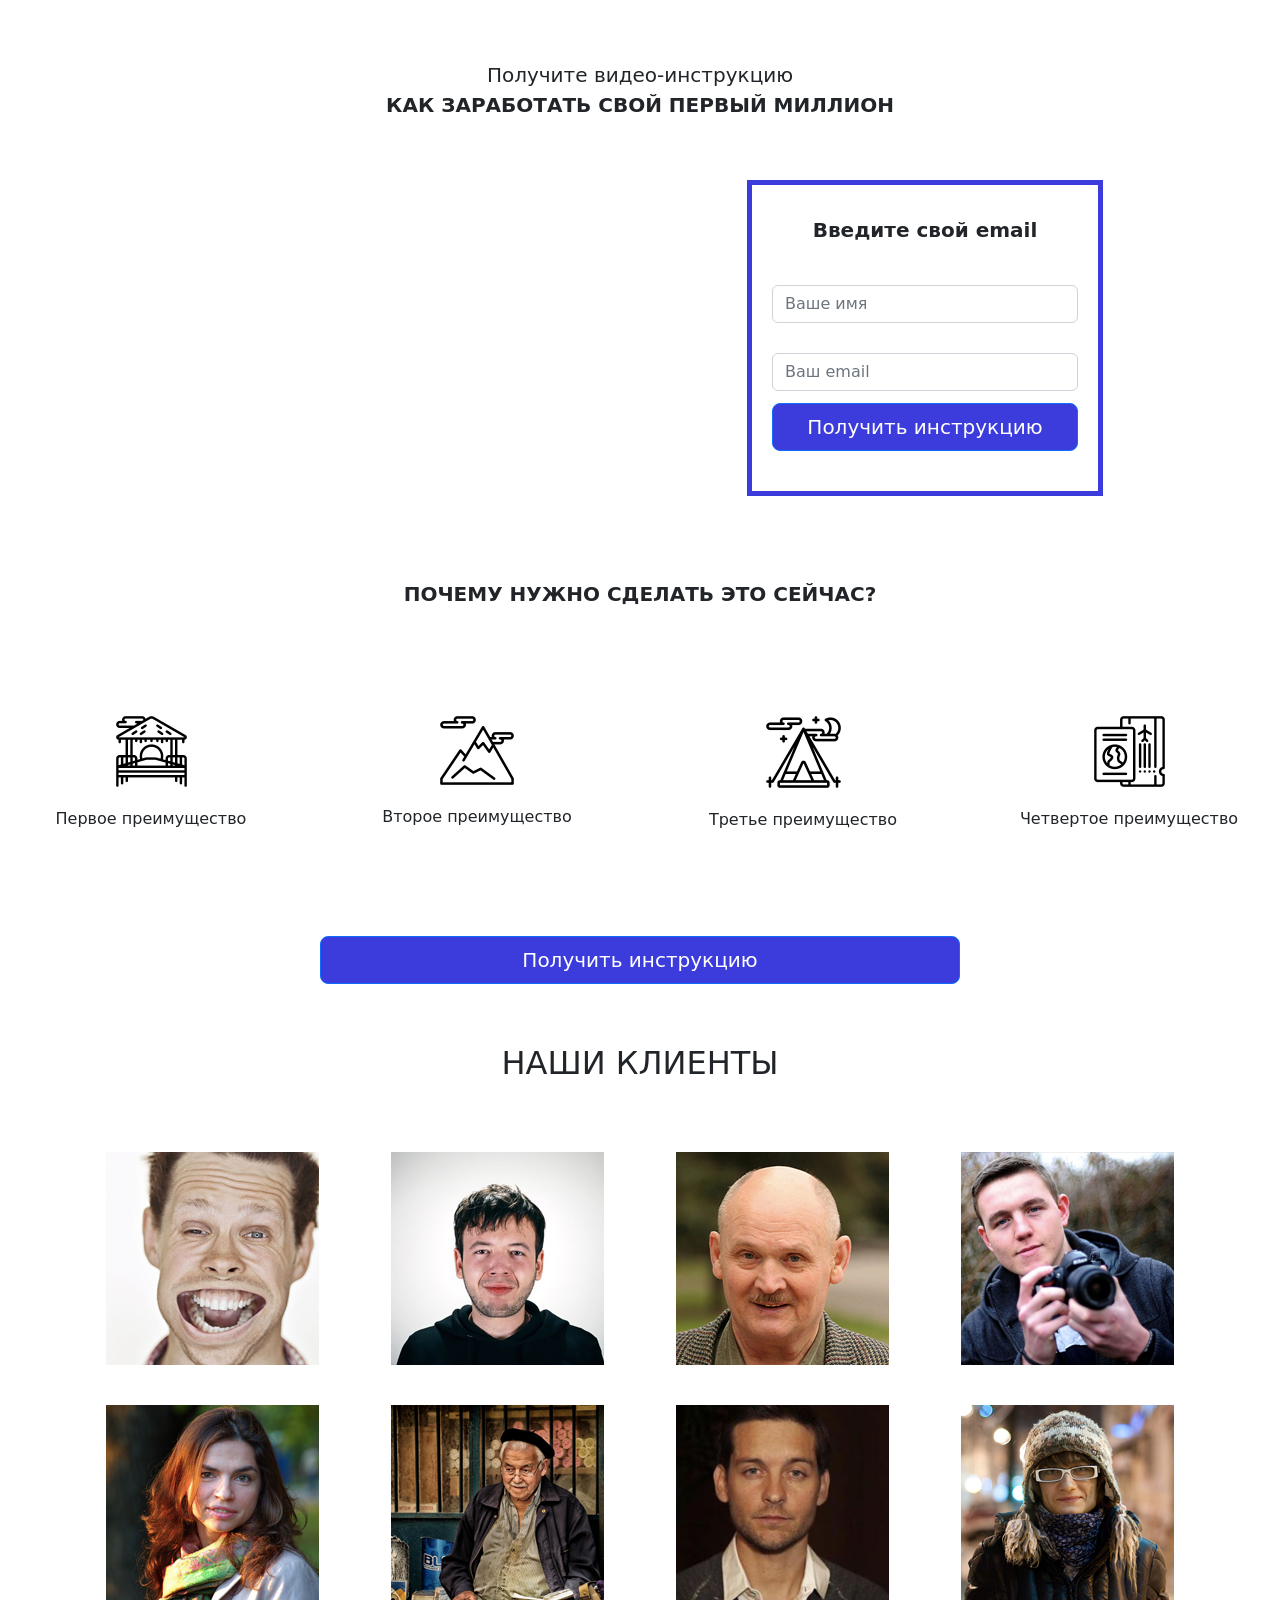
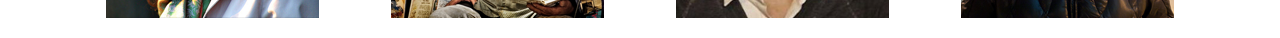
<file: lesson_12/index.html>
<!DOCTYPE html>
<html lang="en">
<head>
	<meta charset="UTF-8">
	<meta name="viewport" content="width=device-width, initial-scale=1.0">
	<link rel="stylesheet" href="css/bootstrap.css">
	<link rel="stylesheet" href="css/style.css">
	<title>Мой сайт</title>
</head>
<body>
 <div class="section">
 	<div class="container">

 		<div class="row">
 			<div class="col-lg-6 offset-lg-3">
 				<h1 class="header text-center">
 				 <span>Получите видео-инструкцию</span>
 				 <strong class="text-uppercase">Как заработать свой первый миллион</strong>
 			 </h1>
 		 </div>
 		</div>

 		<div class="row">
 			<div class="col-lg-6 offset-lg-1 col-md-8 offset-md-2">
 				<div class="video">
 					<iframe width="100%" height="315" src="https://www.youtube.com/embed/ayVLjyWqMCs" title="YouTube video player" frameborder="0" allow="accelerometer; autoplay; clipboard-write; encrypted-media; gyroscope; picture-in-picture" allowfullscreen></iframe>
 				</div>
 			</div>

 			<div class="col-lg-4 offset-lg-0 col-md-8 offset-md-2">
 				<div class="form">
 					<p class="form-header text-center">Введите свой email</p>
 					<form action="#">
 						<input type="text" class="form-control input-lg" placeholder="Ваше имя">
 						<input type="text" class="form-control input-lg" placeholder="Ваш email">
 						<div class="d-grid gap-2 col-12 mx-auto">
        <button class="btn btn-primary btn-lg form-btn" type="button">Получить инструкцию</button>
       </div>
 					</form>
 				</div>
 			</div>
 			
 		</div>
 	</div>
 </div>

 <div class="section">
 	<div class="conteiner">
 		<div class="row">
 		 <div class="col-lg-12 col-md-12 col-sm-12 col-xs-12">
 			<h2 class="section-header text-uppercase text-center">Почему нужно сделать это сейчас?</h2>
 		 </div>
 	 </div>
 	 
 	 <div class="feature text-center">
 		 <div class="row">
 			 <div class="col-lg-3 col-md-6">
 				 <div class="feature-box">
 					 <img src="img/1.png" alt="1 преимущество">
 				  <p>Первое преимущество</p>
 				 </div>
 			 </div>
 			 <div class="col-lg-3 col-md-6">
 				 <div class="feature-box">
 					 <img src="img/2.png" alt="2 преимущество">
 				  <p>Второе преимущество</p>
 				 </div>
 			 </div>
 			 <div class="col-lg-3 col-md-6">
 				 <div class="feature-box">
 					 <img src="img/3.png" alt="3 преимущество">
 				  <p>Третье преимущество</p>
 				 </div>
 			 </div>
 			 <div class="col-lg-3 col-md-6">
 				 <div class="feature-box">
 					 <img src="img/4.png" alt="4 преимущество">
 				  <p>Четвертое преимущество</p>
 				 </div>
 			 </div>
 		 </div>
 	 </div>

 	 <div class="d-grid gap-2 col-6 mx-auto">
    <button class="btn btn-primary btn-lg form-btn" type="button">Получить инструкцию</button>
   </div>
 	</div>
 </div>

 <div class="section">
 	<div class="container clients-contei">
 		<div class="row">
 		 <div class="col-lg-12 col-md-12 col-sm-12 col-xs-12">
 			<h2 class="clients-header text-uppercase text-center">Наши клиенты</h2>
 		 </div>
 	 </div>

 	 <div class="clients text-center">
 	 	<div class="row">
 	 	 <div class="col-lg-3 col-md-6">
 	 		 <div class="client-img">
 	 			 <img src="img/01.png" alt="Клиент">
 	 		 </div>
 	 	 </div>
 	 	 <div class="col-lg-3 col-md-6">
 	 		 <div class="client-img">
 	 			 <img src="img/02.png" alt="Клиент">
 	 		 </div>
 	  	</div>
 	 	 <div class="col-lg-3 col-md-6">
 	 		 <div class="client-img">
 	 			 <img src="img/03.png" alt="Клиент">
 	 		 </div>
 	 	 </div>
 	 	 <div class="col-lg-3 col-md-6">
 	 		 <div class="client-img">
 	 			 <img src="img/04.png" alt="Клиент">
 	 		 </div>
 	 	 </div>
 	 	 <div class="col-lg-3 col-md-6">
 	 		 <div class="client-img">
 	 		  <img src="img/05.png" alt="Клиент">
 	 		 </div>
 	 	 </div>
 	 	 <div class="col-lg-3 col-md-6">
 	 		 <div class="client-img">
 	 			 <img src="img/06.png" alt="Клиент">
 	 		 </div>
 	 	 </div>
 	 	 <div class="col-lg-3 col-md-6">
 	 		 <div class="client-img">
 	 			 <img src="img/07.png" alt="Клиент">
 	 		 </div>
 	 	 </div>
 	 	 <div class="col-lg-3 col-md-6">
 	 		 <div class="client-img">
 	 			 <img src="img/08.png" alt="Клиент">
 	 	 	</div>
 	  	</div>
 	  </div>
 	 </div> 	
 	</div> 
 </div>
</body>
</html>
</file>
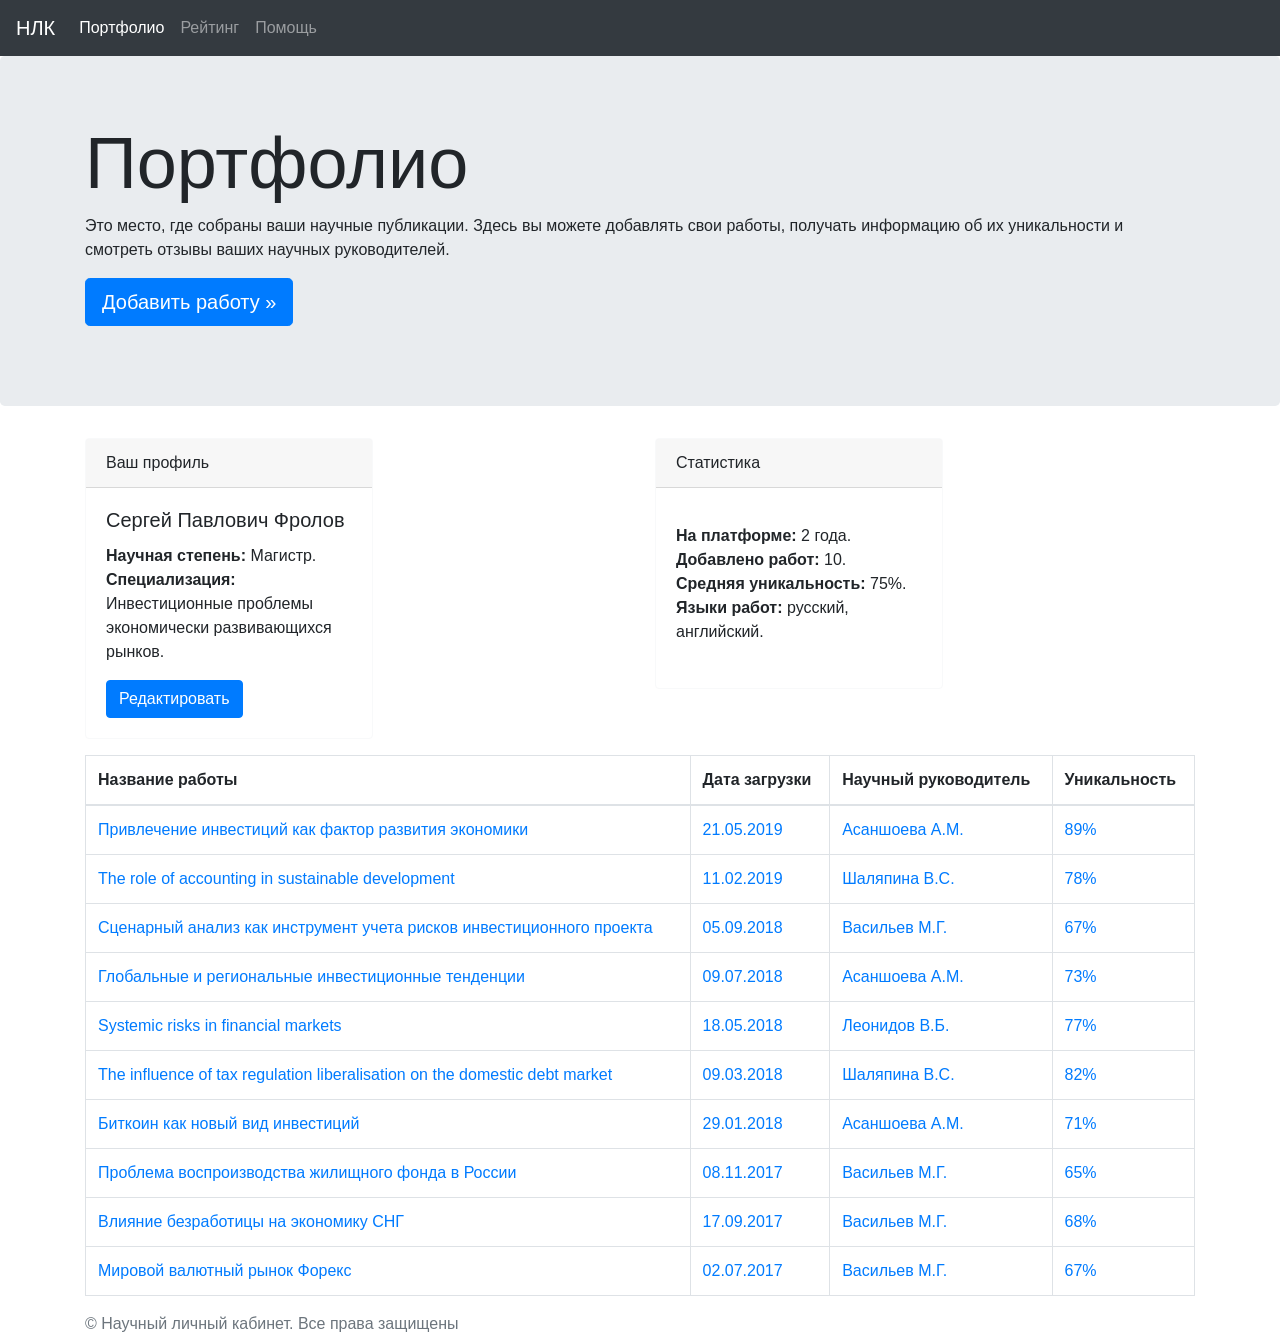
<file: lesson_9/index.html>
<!DOCTYPE html>
<html lang="en">
<head>
    <meta charset="UTF-8">
    <meta http-equiv="X-UA-Compatible" content="IE=edge">
    <meta name="viewport" content="width=device-width, initial-scale=1.0">
    <title>Document</title>
    <script src="vendor/js/jquery-3.3.1.slim.min.js" defer></script>
    <script src="vendor/js/popper.min.js" async></script>
    <link rel="stylesheet" href="vendor/css/bootstrap.min.css">
    <script src="vendor/js/bootstrap.min.js" defer></script>
</head>
<body>
    <nav class="navbar navbar-expand-lg navbar-dark bg-dark">
        <a class="navbar-brand" href="#">НЛК</a>
        <button class="navbar-toggler" type="button" data-toggle="collapse" data-target="#navbarNav" aria-controls="navbarNav" aria-expanded="false" aria-label="Toggle navigation">
            <span class="navbar-toggler-icon"></span>
        </button>
        <div class="collapse navbar-collapse" id="navbarNav">
            <ul class="navbar-nav">
                <li class="nav-item active">
                    <a class="nav-link" href="#">Портфолио</a>
                </li>
                <li class="nav-item">
                    <a class="nav-link" href="#">Рейтинг</a>
                </li>
                <li class="nav-item">
                    <a class="nav-link" href="#">Помощь</a>
                </li>
            </ul>
        </div>
    </nav>
    <main role="main">
        <div class="jumbotron">
            <div class="container">
                <h1 class="display-3">Портфолио</h1>
                <p>Это место, где собраны ваши научные публикации. Здесь вы можете добавлять свои работы, получать информацию об их уникальности и смотреть отзывы ваших научных руководителей.</p>
                <p><a class="btn btn-primary btn-lg" href="#" role="button">Добавить работу &raquo;</a></p>
            </div>
        </div>
    </main>
    <div class="container">
        <div class="row">
            <div class="col-sm-6">
                <div class="card border-light mb-3" style="max-width: 18rem;">
                    <div class="card-header">Ваш профиль</div>
                    <div class="card-body">
                        <h5 class="card-title">Сергей Павлович Фролов</h5>
                        <p class="card-text"><b>Научная степень:</b> Магистр.
                        <b>Специализация:</b> Инвестиционные проблемы экономически развивающихся рынков.<br></p>
                        <a href="#" class="btn btn-primary">Редактировать</a>
                    </div>
                </div>  
            </div>
            <div class="col-sm-6">
                <div class="card border-light mb-3" style="max-width: 18rem;">
                    <div class="card-header">Статистика</div>
                    <div class="card-body">
                        <ul class="list-unstyled mt-3 mb-4">
                            <li><b>На платформе:</b> 2 года.</li>
                            <li><b>Добавлено работ:</b> 10.</li>
                            <li><b>Средняя уникальность:</b> 75%.</li>
                            <li><b>Языки работ:</b> русский, английский.</li>
                        </ul>
                    </div>
                </div>
            </div>
        </div>
        <table class="table table-bordered">
            <thead>
                <tr>
                    <th scope="col">Название работы</th>
                    <th scope="col">Дата загрузки</th>
                    <th scope="col">Научный руководитель</th>
                    <th scope="col">Уникальность</th>
                </tr>
            </thead>
            <tbody class="text-primary">
                <tr>
                    <td>Привлечение инвестиций как фактор развития экономики</td>
                    <td>21.05.2019</td>
                    <td>Асаншоева А.М.</td>
                    <td>89%</td>
                </tr>
                <tr>
                    <td>The role of accounting in sustainable development</td>
                    <td>11.02.2019</td>
                    <td>Шаляпина В.С.</td>
                    <td>78%</td>
                </tr>
                <tr>
                    <td>Сценарный анализ как инструмент учета рисков инвестиционного
                        проекта</td>
                    <td>05.09.2018</td>
                    <td>Васильев М.Г.</td>
                    <td>67%</td>
                </tr>
                <tr>
                    <td>Глобальные и региональные инвестиционные тенденции</td>
                    <td>09.07.2018</td>
                    <td>Асаншоева А.М.</td>
                    <td>73%</td>
                </tr>
                <tr>
                    <td>Systemic risks in financial markets</td>
                    <td>18.05.2018</td>
                    <td>Леонидов В.Б.</td>
                    <td>77%</td>
                </tr>
                <tr>
                    <td>The influence of tax regulation liberalisation on the domestic debt market</td>
                    <td>09.03.2018</td>
                    <td>Шаляпина В.С.</td>
                    <td>82%</td>
                </tr>
                <tr>
                    <td>Биткоин как новый вид инвестиций</td>
                    <td>29.01.2018</td>
                    <td>Асаншоева А.М.</td>
                    <td>71%</td>
                </tr>
                <tr>
                    <td>Проблема воспроизводства жилищного фонда в России</td>
                    <td>08.11.2017</td>
                    <td>Васильев М.Г.</td>
                    <td>65%</td>
                </tr>
                <tr>
                    <td>Влияние безработицы на экономику СНГ</td>
                    <td>17.09.2017</td>
                    <td>Васильев М.Г.</td>
                    <td>68%</td>
                </tr>
                <tr>
                    <td>Мировой валютный рынок Форекс</td>
                    <td>02.07.2017</td>
                    <td>Васильев М.Г.</td>
                    <td>67%</td>
                </tr>
            </tbody>
        </table>
    </div>
    <footer class="footer">
        <div class="container">
            <span class="text-muted">© Научный личный кабинет. Все права защищены</span>
        </div>
    </footer>
</body>
</html>
</file>
<file: lesson_12/css/style.css>
.section {
	padding: 50px auto;
}
.header {
	font-size: 20px;
	line-height: 1.5;
	margin: 60px auto;
}
.header span {
 display: block;
}
.form-header {
	font-size: 20px;
	font-weight: 900;
	margin-bottom: 40px;
}
.video {
	margin-bottom: 30px;
}
.form input {
	margin-bottom: 12px;
	margin-top: 30px;
}
.form {
	border: 5px solid #3c3cdd;
	padding: 30px 20px;
} 
.form-btn {
	margin-bottom: 10px;
	background-color: #3c3cdd;
}
.section-header {
	font-size: 20px;
	font-weight: 700;
	margin: 50px auto;
}
.feature {
	margin: 60px auto;
}
.feature p {
	margin-top: 20px;
}
.feature-box {
	height: 160px;
}
.client-img {
	margin: 20px auto;
}
.clients-header {
	margin: 50px auto;
}
.clients-conteiner {
	margin: 50px auto;
}
</file>
